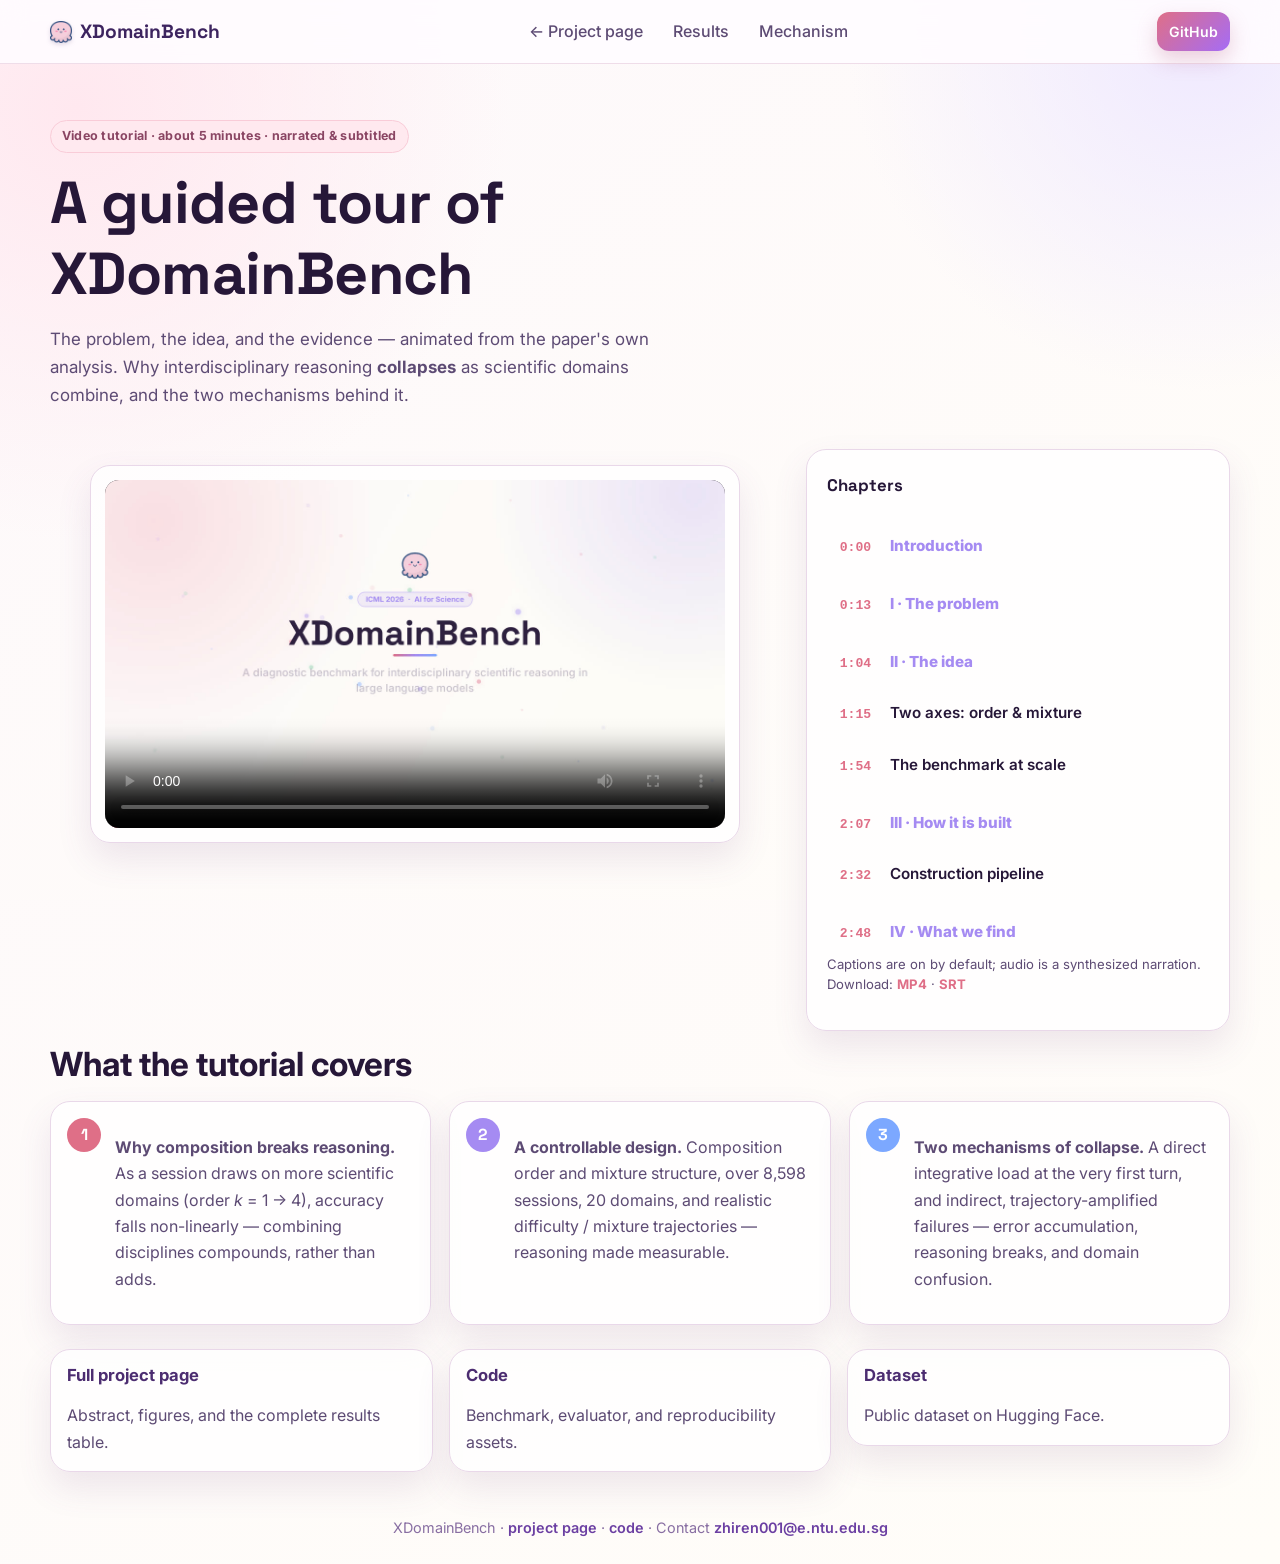
<file: tutorial.html>
<!doctype html>
<html lang="en">
<head>
  <meta charset="utf-8">
  <meta name="viewport" content="width=device-width, initial-scale=1">
  <title>Video Tutorial | XDomainBench</title>
  <meta name="description" content="A narrated, animated video tutorial on XDomainBench: diagnosing reasoning collapse in high-dimensional scientific knowledge composition.">
  <link rel="preconnect" href="https://fonts.googleapis.com">
  <link rel="preconnect" href="https://fonts.gstatic.com" crossorigin>
  <link href="https://fonts.googleapis.com/css2?family=Inter:wght@400;500;600;700;800&family=Space+Grotesk:wght@500;600;700&display=swap" rel="stylesheet">
  <link rel="stylesheet" href="./styles.css">
  <style>
    .tut-hero{padding-top:56px;padding-bottom:8px}
    .tut-hero .pill{margin-bottom:14px}
    .tut-grid{display:grid;grid-template-columns:minmax(0,1.72fr) minmax(0,1fr);gap:26px;align-items:start;margin-top:6px}
    .video-card{padding:14px;overflow:hidden}
    .video-card video{width:100%;display:block;border-radius:14px;background:#0b0710;aspect-ratio:16/9}
    .chapters{padding:22px 20px}
    .chapters h4{margin:0 0 12px;font-family:'Space Grotesk',Inter,sans-serif;font-size:1.05rem;color:var(--ink)}
    .chapters ul{list-style:none;margin:0;padding:0;max-height:430px;overflow:auto}
    .chapters li{margin:0 0 6px}
    .chapters button{width:100%;text-align:left;display:flex;gap:12px;align-items:baseline;
      background:transparent;border:1px solid transparent;border-radius:12px;padding:9px 12px;
      cursor:pointer;color:var(--ink);font:inherit;font-size:.95rem;font-weight:600;transition:.18s}
    .chapters button:hover{background:rgba(165,139,242,.10);border-color:var(--line)}
    .chapters button.on{background:rgba(223,111,135,.12);border-color:rgba(223,111,135,.4)}
    .chapters button .t{font-family:'JetBrains Mono',ui-monospace,monospace;font-size:.82rem;
      color:var(--rose-strong);min-width:38px;font-weight:700}
    .chapters .major{margin-top:12px;color:var(--violet);font-weight:800}
    .chap-note{margin-top:14px;font-size:.82rem;color:var(--ink-soft);line-height:1.5}
    .chap-note a{color:var(--rose-strong);font-weight:700;text-decoration:none}
    .tk-grid{display:grid;grid-template-columns:repeat(3,1fr);gap:18px;margin-top:8px}
    .tk{display:flex;gap:14px;align-items:flex-start}
    .tk-n{flex:0 0 auto;width:34px;height:34px;border-radius:50%;display:grid;place-items:center;
      font-weight:800;color:#fff;font-family:'Space Grotesk',sans-serif}
    @media(max-width:900px){.tut-grid{grid-template-columns:1fr}.tk-grid{grid-template-columns:1fr}}
  </style>
</head>
<body>
  <header class="topbar">
    <div class="container nav">
      <a class="logo" href="./index.html">
        <img class="logo-icon" src="./assets/章鱼.png" alt="XDomainBench logo">
        <span>XDomainBench</span>
      </a>
      <nav>
        <a href="./index.html">← Project page</a>
        <a href="./index.html#results">Results</a>
        <a href="./index.html#mechanism">Mechanism</a>
      </nav>
      <a class="btn btn-sm" href="https://github.com/GongZhiren/XDomainBench" target="_blank" rel="noreferrer">GitHub</a>
    </div>
  </header>

  <main id="top">
    <section class="hero container tut-hero">
      <div class="hero-text" style="max-width:820px">
        <p class="pill">Video tutorial · about 5 minutes · narrated & subtitled</p>
        <h1>A guided tour of XDomainBench</h1>
        <p class="subtitle">
          The problem, the idea, and the evidence — animated from the paper's own analysis. Why interdisciplinary
          reasoning <strong>collapses</strong> as scientific domains combine, and the two mechanisms behind it.
        </p>
      </div>
    </section>

    <section class="container section" style="padding-top:8px">
      <div class="tut-grid">
        <figure class="card figure-card video-card">
          <video id="vid" controls preload="metadata" poster="./assets/tutorial/poster.jpg" playsinline>
            <source src="./assets/tutorial/tutorial.mp4" type="video/mp4">
            <track kind="captions" src="./assets/tutorial/tutorial.vtt" srclang="en" label="English" default>
            Your browser does not support the video tag —
            <a href="./assets/tutorial/tutorial.mp4">download the tutorial</a>.
          </video>
        </figure>

        <aside class="card chapters">
          <h4>Chapters</h4>
          <ul id="chapList">
            <li><button data-t="0"   class="major"><span class="t">0:00</span> Introduction</button></li>
            <li><button data-t="13"  class="major"><span class="t">0:13</span> I · The problem</button></li>
            <li><button data-t="65"  class="major"><span class="t">1:04</span> II · The idea</button></li>
            <li><button data-t="76"><span class="t">1:15</span> Two axes: order &amp; mixture</button></li>
            <li><button data-t="114"><span class="t">1:54</span> The benchmark at scale</button></li>
            <li><button data-t="128" class="major"><span class="t">2:07</span> III · How it is built</button></li>
            <li><button data-t="153"><span class="t">2:32</span> Construction pipeline</button></li>
            <li><button data-t="168" class="major"><span class="t">2:48</span> IV · What we find</button></li>
            <li><button data-t="180"><span class="t">3:00</span> The collapse: 39% → 27%</button></li>
            <li><button data-t="204"><span class="t">3:24</span> Model families differ</button></li>
            <li><button data-t="230" class="major"><span class="t">3:49</span> V · Why it happens</button></li>
            <li><button data-t="236"><span class="t">3:56</span> Direct mechanism</button></li>
            <li><button data-t="259"><span class="t">4:18</span> Three failure signatures</button></li>
            <li><button data-t="283" class="major"><span class="t">4:43</span> VI · Takeaway</button></li>
          </ul>
          <p class="chap-note">Captions are on by default; audio is a synthesized narration. Download:
            <a href="./assets/tutorial/tutorial.mp4">MP4</a> · <a href="./assets/tutorial/tutorial.srt">SRT</a></p>
        </aside>
      </div>
    </section>

    <section class="container section" style="padding-top:6px">
      <h2>What the tutorial covers</h2>
      <div class="tk-grid">
        <article class="card">
          <div class="tk">
            <div class="tk-n" style="background:var(--rose-strong)">1</div>
            <p><strong>Why composition breaks reasoning.</strong> As a session draws on more scientific domains
              (order <em>k</em> = 1 → 4), accuracy falls non-linearly — combining disciplines compounds, rather than adds.</p>
          </div>
        </article>
        <article class="card">
          <div class="tk">
            <div class="tk-n" style="background:var(--violet)">2</div>
            <p><strong>A controllable design.</strong> Composition order and mixture structure, over 8,598 sessions,
              20 domains, and realistic difficulty / mixture trajectories — reasoning made measurable.</p>
          </div>
        </article>
        <article class="card">
          <div class="tk">
            <div class="tk-n" style="background:var(--blue)">3</div>
            <p><strong>Two mechanisms of collapse.</strong> A direct integrative load at the very first turn, and
              indirect, trajectory-amplified failures — error accumulation, reasoning breaks, and domain confusion.</p>
          </div>
        </article>
      </div>

      <div class="grid3" style="margin-top:24px">
        <a class="card resource" href="./index.html"><h3>Full project page</h3><p>Abstract, figures, and the complete results table.</p></a>
        <a class="card resource" href="https://github.com/GongZhiren/XDomainBench" target="_blank" rel="noreferrer"><h3>Code</h3><p>Benchmark, evaluator, and reproducibility assets.</p></a>
        <a class="card resource" href="https://huggingface.co/datasets/ZHIREN001/XDomainBench" target="_blank" rel="noreferrer"><h3>Dataset</h3><p>Public dataset on Hugging Face.</p></a>
      </div>
    </section>
  </main>

  <footer class="footer">
    <div class="container">
      <p>XDomainBench · <a class="contact-link" href="./index.html">project page</a> ·
        <a class="contact-link" href="https://github.com/GongZhiren/XDomainBench" target="_blank" rel="noreferrer">code</a> ·
        Contact <a class="contact-link" href="mailto:zhiren001@e.ntu.edu.sg">zhiren001@e.ntu.edu.sg</a></p>
    </div>
  </footer>

  <script>
    const v=document.getElementById('vid');
    const btns=[...document.querySelectorAll('#chapList button')];
    btns.forEach(b=>b.addEventListener('click',()=>{
      v.currentTime=+b.dataset.t; v.play().catch(()=>{});
      v.scrollIntoView({behavior:'smooth',block:'center'});
    }));
    v.addEventListener('timeupdate',()=>{
      let cur=null;
      for(const b of btns){ if(v.currentTime+0.25>=+b.dataset.t) cur=b; }
      btns.forEach(x=>x.classList.remove('on')); if(cur)cur.classList.add('on');
    });
  </script>
</body>
</html>
</file>
<file: styles.css>
:root {
  --bg: #fdf8fb;
  --bg2: #fffdf8;
  --ink: #261738;
  --ink-soft: #5d4b74;
  --line: #e9d8e9;
  --rose: #f3a3b0;
  --rose-strong: #df6f87;
  --violet: #a58bf2;
  --blue: #7ca8ff;
  --mint: #a4dfc1;
  --card: #ffffffcc;
  --shadow: 0 16px 34px rgba(117, 78, 130, 0.12);
  --radius: 20px;
}

*,
*::before,
*::after {
  box-sizing: border-box;
}

html,
body {
  margin: 0;
  padding: 0;
  font-family: Inter, system-ui, -apple-system, Segoe UI, sans-serif;
  color: var(--ink);
  background:
    radial-gradient(circle at 6% 12%, #ffe8ef 0%, transparent 30%),
    radial-gradient(circle at 94% 4%, #efe9ff 0%, transparent 24%),
    linear-gradient(145deg, var(--bg), var(--bg2));
}

html {
  scroll-behavior: smooth;
}

body {
  line-height: 1.65;
  background-attachment: fixed;
}

.container {
  width: min(1180px, calc(100% - 42px));
  margin: 0 auto;
}

.topbar {
  position: sticky;
  top: 0;
  z-index: 20;
  backdrop-filter: blur(12px);
  background: rgba(255, 252, 255, 0.9);
  border-bottom: 1px solid #efdde9;
}

.nav {
  display: flex;
  align-items: center;
  justify-content: space-between;
  gap: 14px;
  padding: 12px 0;
}

.logo {
  font-family: "Space Grotesk", Inter, sans-serif;
  text-decoration: none;
  color: #3d245f;
  font-size: 1.2rem;
  font-weight: 700;
  display: inline-flex;
  align-items: center;
  gap: 8px;
}

.logo-icon {
  width: 22px;
  height: 22px;
  display: block;
  filter: drop-shadow(0 2px 2px rgba(88, 58, 116, 0.18));
}

.nav nav {
  display: flex;
  gap: 14px;
  flex-wrap: wrap;
}

.nav nav a {
  color: var(--ink-soft);
  text-decoration: none;
  font-weight: 500;
  padding: 4px 8px;
  border-radius: 999px;
  transition: color 0.2s ease, background 0.2s ease;
}

.nav nav a:hover {
  color: #2f1b4a;
  background: #f7ecf9;
}

.nav nav a.active {
  color: #402a61;
  background: linear-gradient(135deg, #f9dfe9, #ece3ff);
  box-shadow: inset 0 0 0 1px #e9d1e7;
}

.btn {
  border: 0;
  text-decoration: none;
  display: inline-flex;
  align-items: center;
  justify-content: center;
  border-radius: 12px;
  padding: 10px 15px;
  font-weight: 600;
  color: white;
  background: linear-gradient(135deg, var(--rose-strong), #a56cf5);
  box-shadow: 0 9px 20px rgba(188, 92, 132, 0.28);
  cursor: pointer;
}

.btn-soft {
  background: #fff;
  color: #4e3669;
  border: 1px solid #e9d0e6;
  box-shadow: none;
}

.btn-sm {
  font-size: 0.88rem;
  padding: 8px 12px;
}

.hero {
  display: grid;
  grid-template-columns: 1.1fr 1fr;
  gap: 18px;
  align-items: center;
  padding: 36px 0 20px;
}

.pill {
  display: inline-flex;
  margin: 0 0 10px;
  background: #ffe9ef;
  color: #8a4563;
  border-radius: 999px;
  border: 1px solid #f9ccd8;
  padding: 5px 11px;
  font-size: 0.78rem;
  letter-spacing: 0.02em;
  font-weight: 700;
}

h1,
h2,
h3 {
  margin: 0 0 10px;
  line-height: 1.2;
}

h1 {
  font-family: "Space Grotesk", Inter, sans-serif;
  font-size: clamp(2rem, 4.8vw, 3.7rem);
  letter-spacing: -0.01em;
}

h2 {
  font-size: clamp(1.45rem, 2.6vw, 2.1rem);
  margin-bottom: 16px;
}

h3 {
  font-size: 1.04rem;
}

.subtitle {
  color: var(--ink-soft);
  font-size: 1.06rem;
  max-width: 720px;
}

.author-hero {
  margin-top: 14px;
  border: 1px solid #ecd8ea;
  background: linear-gradient(160deg, #fff6fa, #f6efff);
  border-radius: 14px;
  padding: 10px 12px;
}

.author-hero-names {
  margin: 0;
  color: #5f477f;
  font-weight: 600;
  line-height: 1.45;
}

.author-hero-affils {
  margin: 7px 0 0;
  color: #7a6295;
  font-size: 0.9rem;
}

.author-hero-affils span {
  display: block;
}

.cta {
  margin-top: 16px;
  display: flex;
  flex-wrap: wrap;
  gap: 10px;
}

.card {
  background: var(--card);
  border: 1px solid var(--line);
  border-radius: var(--radius);
  box-shadow: var(--shadow);
  padding: 16px;
  transition: transform 0.24s ease, box-shadow 0.24s ease, border-color 0.24s ease;
}

.card:hover {
  transform: translateY(-2px);
  box-shadow: 0 20px 38px rgba(117, 78, 130, 0.16);
  border-color: #e1c7e6;
}

.hero-visual {
  padding: 10px;
  background: linear-gradient(160deg, rgba(255, 244, 248, 0.95), rgba(244, 236, 255, 0.82));
}

.hero-visual img {
  width: 100%;
  border-radius: 14px;
  display: block;
}

.metric-strip {
  display: grid;
  grid-template-columns: repeat(5, minmax(0, 1fr));
  gap: 10px;
  margin-top: 8px;
}

.metric-strip article {
  background: #fff;
  border: 1px solid #ecd8e8;
  border-radius: 15px;
  padding: 12px;
  text-align: center;
  box-shadow: var(--shadow);
}

.metric-strip h3 {
  margin-bottom: 1px;
  color: #4f2e72;
  font-size: 1.45rem;
}

.metric-strip p {
  margin: 0;
  color: #7d6295;
  font-size: 0.86rem;
}

.section {
  padding: 38px 0 8px;
  scroll-margin-top: 96px;
}

.story-grid {
  display: grid;
  grid-template-columns: 1fr 1fr;
  gap: 16px;
  align-items: start;
}

.stack-col {
  display: grid;
  gap: 16px;
}

.grid2,
.grid3 {
  display: grid;
  gap: 16px;
  align-items: start;
}

.grid2 {
  grid-template-columns: repeat(2, minmax(0, 1fr));
}

.grid3 {
  grid-template-columns: repeat(3, minmax(0, 1fr));
}

p,
li {
  color: var(--ink-soft);
}

ul {
  margin: 8px 0 0;
  padding-left: 18px;
}

.gallery {
  display: grid;
  gap: 12px;
  grid-template-columns: repeat(2, minmax(0, 1fr));
}

.gallery-more {
  grid-template-columns: repeat(4, minmax(0, 1fr));
}

.subhead {
  margin-top: 20px;
}

.figure-card {
  padding: 12px;
  overflow: hidden;
}

.figure-card img {
  width: 100%;
  max-width: 100%;
  height: auto;
  max-height: none;
  object-fit: contain;
  border-radius: 12px;
  border: 1px solid #e8d9eb;
  cursor: zoom-in;
  background: #fff;
  display: block;
  margin: 0 auto;
}

.figure-card figcaption {
  padding: 10px 6px 2px;
  color: #5f477e;
  font-size: 0.92rem;
  border-top: 1px dashed #e4d3e8;
  margin-top: 8px;
}

.figure-wide img {
  max-height: 820px;
}

.figure-compact img {
  max-height: 620px;
}

.insight-card {
  background: linear-gradient(160deg, rgba(255, 248, 251, 0.96), rgba(248, 241, 255, 0.92));
}

.compact-insight p {
  margin-bottom: 0;
}

.dataset-stats-grid {
  align-items: stretch;
}

.dataset-stats-grid .card {
  height: 100%;
}

.insight-band {
  margin-top: 10px;
  display: grid;
  gap: 8px;
}

.insight-band span {
  display: block;
  padding: 7px 10px;
  border-radius: 10px;
  font-size: 0.84rem;
  color: #5d457b;
  border: 1px solid #e5d2eb;
  background: linear-gradient(140deg, #fff4f8, #f4edff);
}

.results-top {
  align-items: stretch;
}

.results-top .card {
  height: 100%;
}

.mechanism-pair {
  align-items: stretch;
}

.mechanism-card {
  transition: transform 0.2s ease, box-shadow 0.2s ease, border-color 0.2s ease, background 0.2s ease;
}

.mechanism-card.is-linked {
  border-color: #c79bd9;
  box-shadow: 0 24px 40px rgba(117, 78, 130, 0.2);
  background: linear-gradient(165deg, rgba(255, 250, 253, 0.97), rgba(249, 241, 255, 0.95));
}

.mechanism-card.is-linked figcaption {
  color: #513971;
  border-top-color: #d8bce3;
}

.full-width-table-card {
  margin-top: 16px;
}

.table-scroll {
  margin-top: 10px;
  overflow-x: auto;
  border: 1px solid #ebd8ed;
  border-radius: 12px;
  background: #fff;
}

.wide-table {
  min-width: 1750px;
  border: 0;
  margin: 0;
}

.wide-table th,
.wide-table td {
  white-space: nowrap;
  font-size: 0.79rem;
  padding: 7px 8px;
}

.wide-table tbody tr:hover td {
  background: #fdf7ff;
}

.wide-table thead tr:first-child th {
  background: linear-gradient(90deg, #ffe6ef, #ebe3ff);
  font-size: 0.8rem;
}

.wide-table thead th {
  position: sticky;
  top: 0;
  z-index: 3;
}

.wide-table th:first-child,
.wide-table td:first-child {
  position: sticky;
  left: 0;
  z-index: 2;
  background: #fff;
  box-shadow: 1px 0 0 #efdff0;
}

.wide-table thead th:first-child {
  z-index: 4;
  background: #f9edf7;
}

.wide-table .mean-row td {
  background: #f3ecff;
  font-weight: 700;
}

.trend-box {
  margin-top: 10px;
  border: 1px solid #ead8ec;
  border-radius: 14px;
  background: #fff;
  overflow: hidden;
}

.trend-box svg {
  width: 100%;
  height: auto;
  display: block;
}

.axis {
  stroke: #9d86b5;
  stroke-width: 2;
}

.gridline {
  stroke: #eddff2;
  stroke-width: 1;
}

.axis-label {
  fill: #775f93;
  font-size: 13px;
  font-weight: 600;
}

.line-a {
  fill: none;
  stroke: #df6f87;
  stroke-width: 3.5;
}

.line-b {
  fill: none;
  stroke: #7f70e8;
  stroke-width: 3.5;
}

.dot-a {
  fill: #df6f87;
}

.dot-b {
  fill: #7f70e8;
}

.legend-bg {
  fill: #fff;
  stroke: #e8dcec;
}

.legend-label {
  fill: #614a7d;
  font-size: 12px;
  font-weight: 600;
}

table {
  width: 100%;
  border-collapse: collapse;
  border: 1px solid #eddbe8;
  border-radius: 12px;
  overflow: hidden;
  background: white;
}

th,
td {
  border-bottom: 1px solid #f0e5ef;
  padding: 8px 10px;
  text-align: left;
  font-size: 0.9rem;
}

thead {
  background: linear-gradient(90deg, #ffe8f0, #eee7ff);
}

.note {
  margin: 10px 0 0;
  color: #7e678f;
  font-size: 0.86rem;
}

.takeaway {
  margin: 12px 4px 2px;
  padding: 9px 12px;
  border-left: 3px solid #b790dc;
  background: linear-gradient(160deg, rgba(255, 247, 252, 0.95), rgba(248, 241, 255, 0.95));
  color: #614a7a;
  border-radius: 8px;
  font-size: 0.93rem;
}

.takeaway strong {
  white-space: nowrap;
}

.authors {
  margin-top: 0;
  font-weight: 500;
}

.chips {
  display: flex;
  flex-wrap: wrap;
  gap: 8px;
}

.chips span {
  border-radius: 999px;
  background: #f4ebff;
  color: #5f477f;
  border: 1px solid #e2d2fb;
  padding: 5px 10px;
  font-size: 0.83rem;
}

.resource {
  text-decoration: none;
}

.resource h3 {
  color: #4c2d71;
}

.resource p {
  margin-bottom: 0;
}

.contact-card {
  margin-top: 14px;
}

.contact-link {
  color: #6b3fa2;
  font-weight: 600;
  text-decoration: none;
}

.contact-link:hover {
  text-decoration: underline;
}

.bib-head {
  display: flex;
  justify-content: space-between;
  align-items: center;
  gap: 10px;
}

pre {
  margin: 0;
  padding: 12px;
  border-radius: 12px;
  background: #f8f3ff;
  border: 1px solid #e6d8ff;
  color: #3f2b57;
  white-space: pre-wrap;
  word-break: break-word;
  overflow-x: auto;
  font-size: 0.86rem;
}

.footer {
  margin-top: 26px;
  padding: 10px 0 24px;
}

.footer p {
  margin: 0;
  color: #886ea2;
  text-align: center;
  font-size: 0.9rem;
}

.lightbox {
  position: fixed;
  inset: 0;
  z-index: 70;
  background: rgba(20, 7, 33, 0.86);
  display: none;
  align-items: center;
  justify-content: center;
  padding: 26px;
}

.lightbox.show {
  display: flex;
}

.lightbox img {
  max-width: min(1220px, 95vw);
  max-height: 90vh;
  border-radius: 14px;
  box-shadow: 0 18px 40px rgba(0, 0, 0, 0.32);
}

.lightbox-close {
  position: absolute;
  top: 14px;
  right: 22px;
  border: 0;
  background: #fff;
  color: #4f3368;
  border-radius: 999px;
  width: 36px;
  height: 36px;
  font-size: 1.6rem;
  line-height: 1;
  cursor: pointer;
}

@media (max-width: 1100px) {
  .gallery-more {
    grid-template-columns: repeat(2, minmax(0, 1fr));
  }

  .metric-strip {
    grid-template-columns: repeat(3, minmax(0, 1fr));
  }
}

@media (max-width: 820px) {
  .hero,
  .story-grid,
  .grid2,
  .grid3,
  .gallery {
    grid-template-columns: 1fr;
  }

  .hero-visual {
    order: 2;
  }

  .metric-strip {
    grid-template-columns: repeat(2, minmax(0, 1fr));
  }
}

@media (max-width: 560px) {
  .container {
    width: calc(100% - 26px);
  }

  .metric-strip {
    grid-template-columns: 1fr;
  }

  .nav {
    flex-wrap: wrap;
    row-gap: 8px;
  }

  .nav nav {
    width: 100%;
    display: flex;
    flex-wrap: nowrap;
    overflow-x: auto;
    padding-bottom: 2px;
    scrollbar-width: thin;
  }
}
</file>
